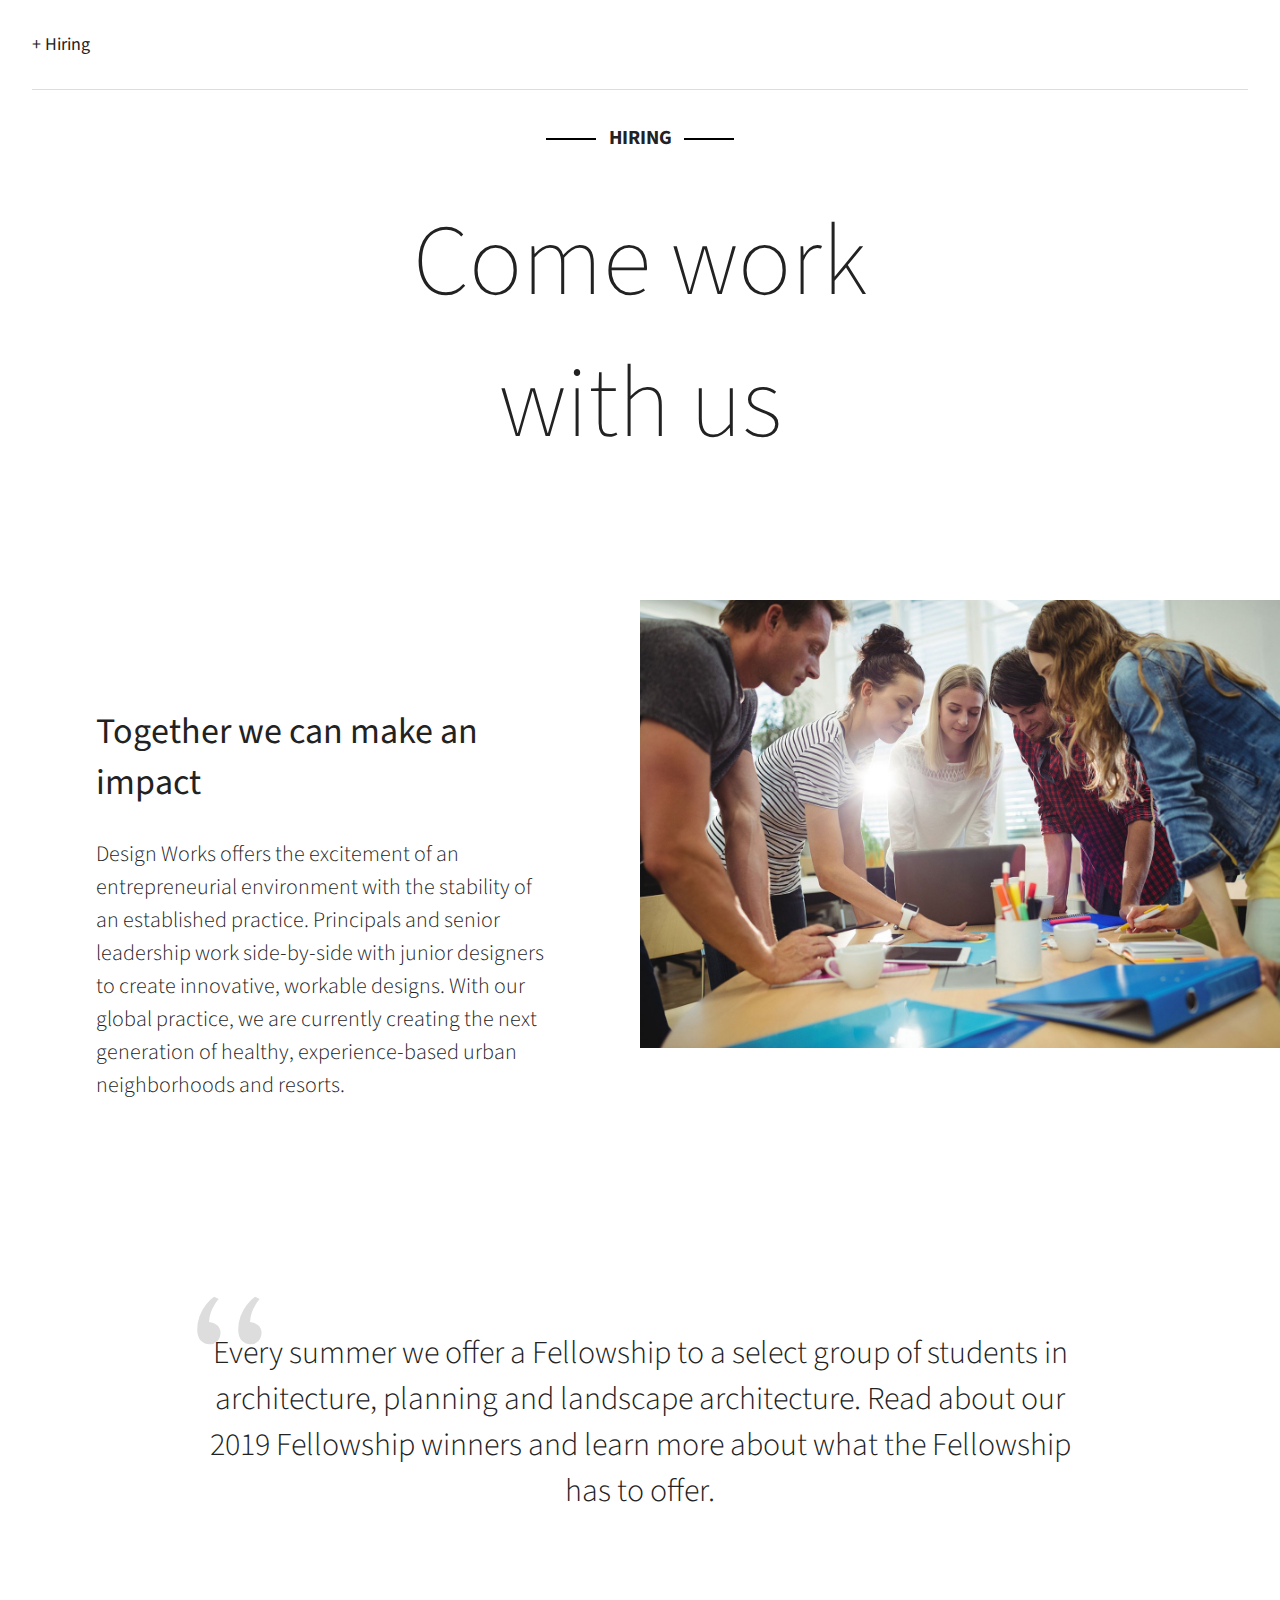
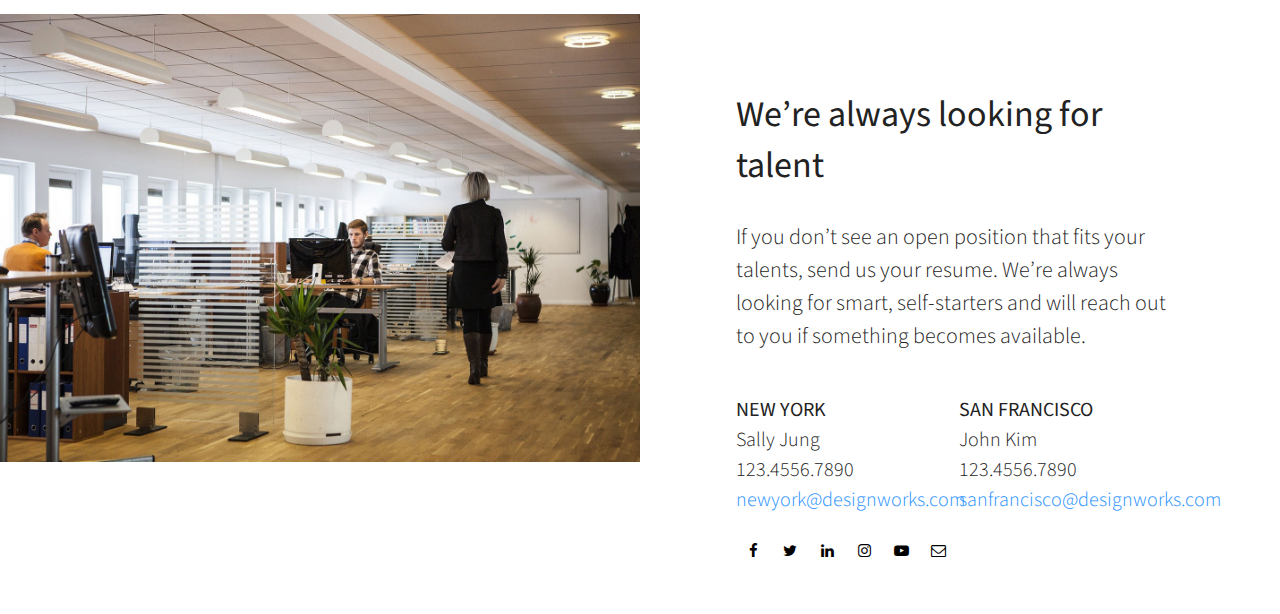
<file: hiring.html>
<!DOCTYPE html>
<html lang="ko">
<head>
  <meta charset="UTF-8">
  <meta name="viewport" content="width=device-width, user-scalable=yes, initial-scale=1.0">
  <title>Hiring : Design Works</title>
  <link rel="stylesheet" href="style.css">
  <link rel="stylesheet" href="responsive.css">
</head>
<body>
 
  <div class="modal">
    <div class="header">
      <div class="header-inner">
        <div class="modal-display">+ Hiring</div>
      </div>
    </div>
    <div class="hiring-main">
      <div class="hiring-heading">
        <span>hiring</span>
        <h1>Come work with us</h1>
      </div>
    </div>
    <article class="hiring-info">
      <div class="center-parent">
        <div class="center-child">
          <h2>Together we can make an impact</h2>
          <p>
            Design Works offers the excitement of an entrepreneurial environment with the stability of an established practice. Principals and senior leadership work side-by-side with junior designers to create innovative, workable designs. With our global practice, we are currently creating the next generation of healthy, experience-based urban neighborhoods and resorts.
          </p>
        </div>
      </div>
      <div class="photo">
        <img src="images/hiring-main-01-01.jpg">
      </div>
    </article>
    <article class="hiring-slogan">
      <p>
        <span>Every</span> summer we offer a Fellowship to a select group of students in architecture, planning and landscape architecture. Read about our 2019 Fellowship winners and learn more about what the Fellowship has to offer.
      </p>
    </article>
    <article class="hiring-info">
      <div class="photo">
        <img src="images/hiring-main-01-02.jpg">
      </div>
      <div class="center-parent">
        <div class="center-child">
          <h2>We’re always looking for talent</h2>
          <p>
            If you don’t see an open position that fits your talents, send us your resume. We’re always looking for smart, self-starters and will reach out to you if something becomes available.
          </p>
          <div class="hiring-contact">
            <ul>
              <li>NEW YORK</li>
              <li>Sally Jung</li>
              <li>123.4556.7890</li>
              <li>newyork@designworks.com</li>
            </ul>
            <ul>
              <li>SAN FRANCISCO</li>
              <li>John Kim</li>
              <li>123.4556.7890</li>
              <li>sanfrancisco@designworks.com</li>
            </ul>
          </div>
          <div class="sns">
            <a href="#none"><i class="fa fa-facebook"></i></a>
            <a href="#none"><i class="fa fa-twitter"></i></a>
            <a href="#none"><i class="fa fa-linkedin"></i></a>
            <a href="#none"><i class="fa fa-instagram"></i></a>
            <a href="#none"><i class="fa fa-youtube-play"></i></a>
            <a href="#none"><i class="fa fa-envelope-o"></i></a>
          </div>
        </div>
      </div>
    </article>
  </div>
  
</body>
</html>
</file>
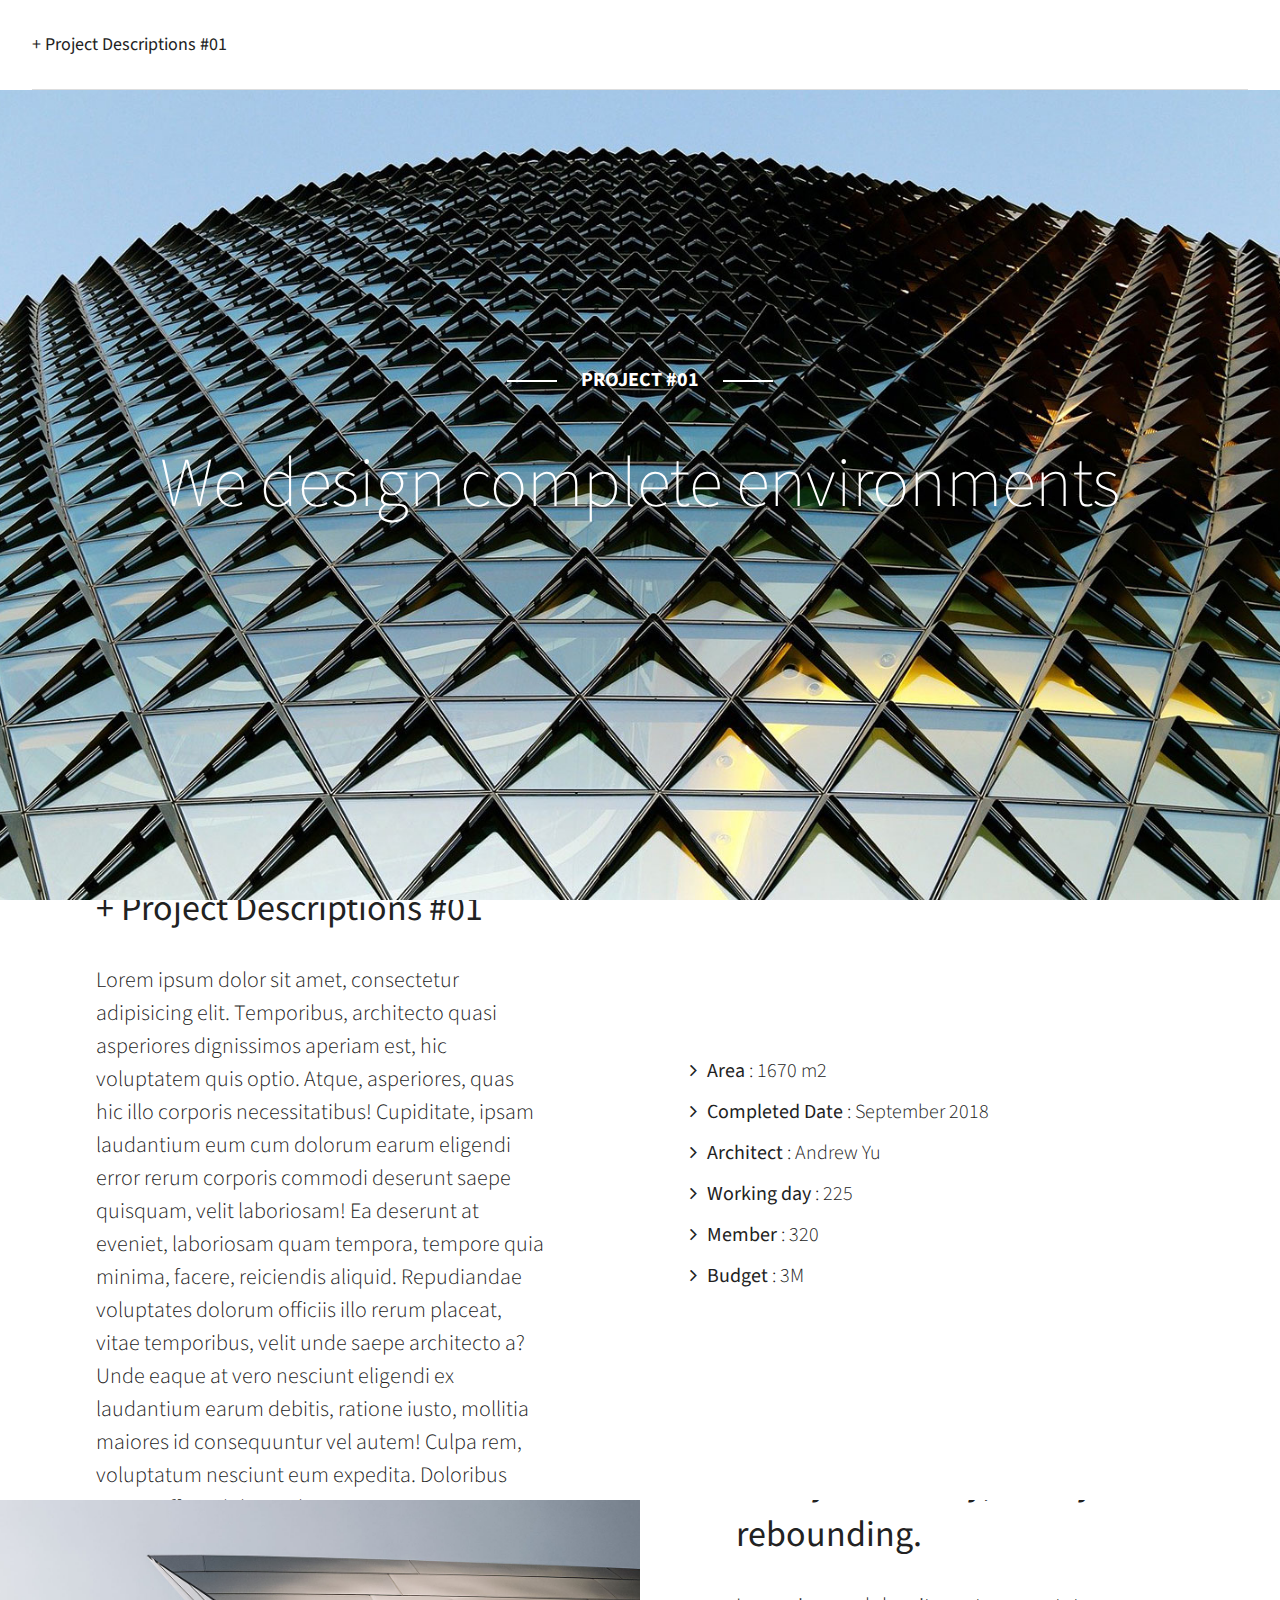
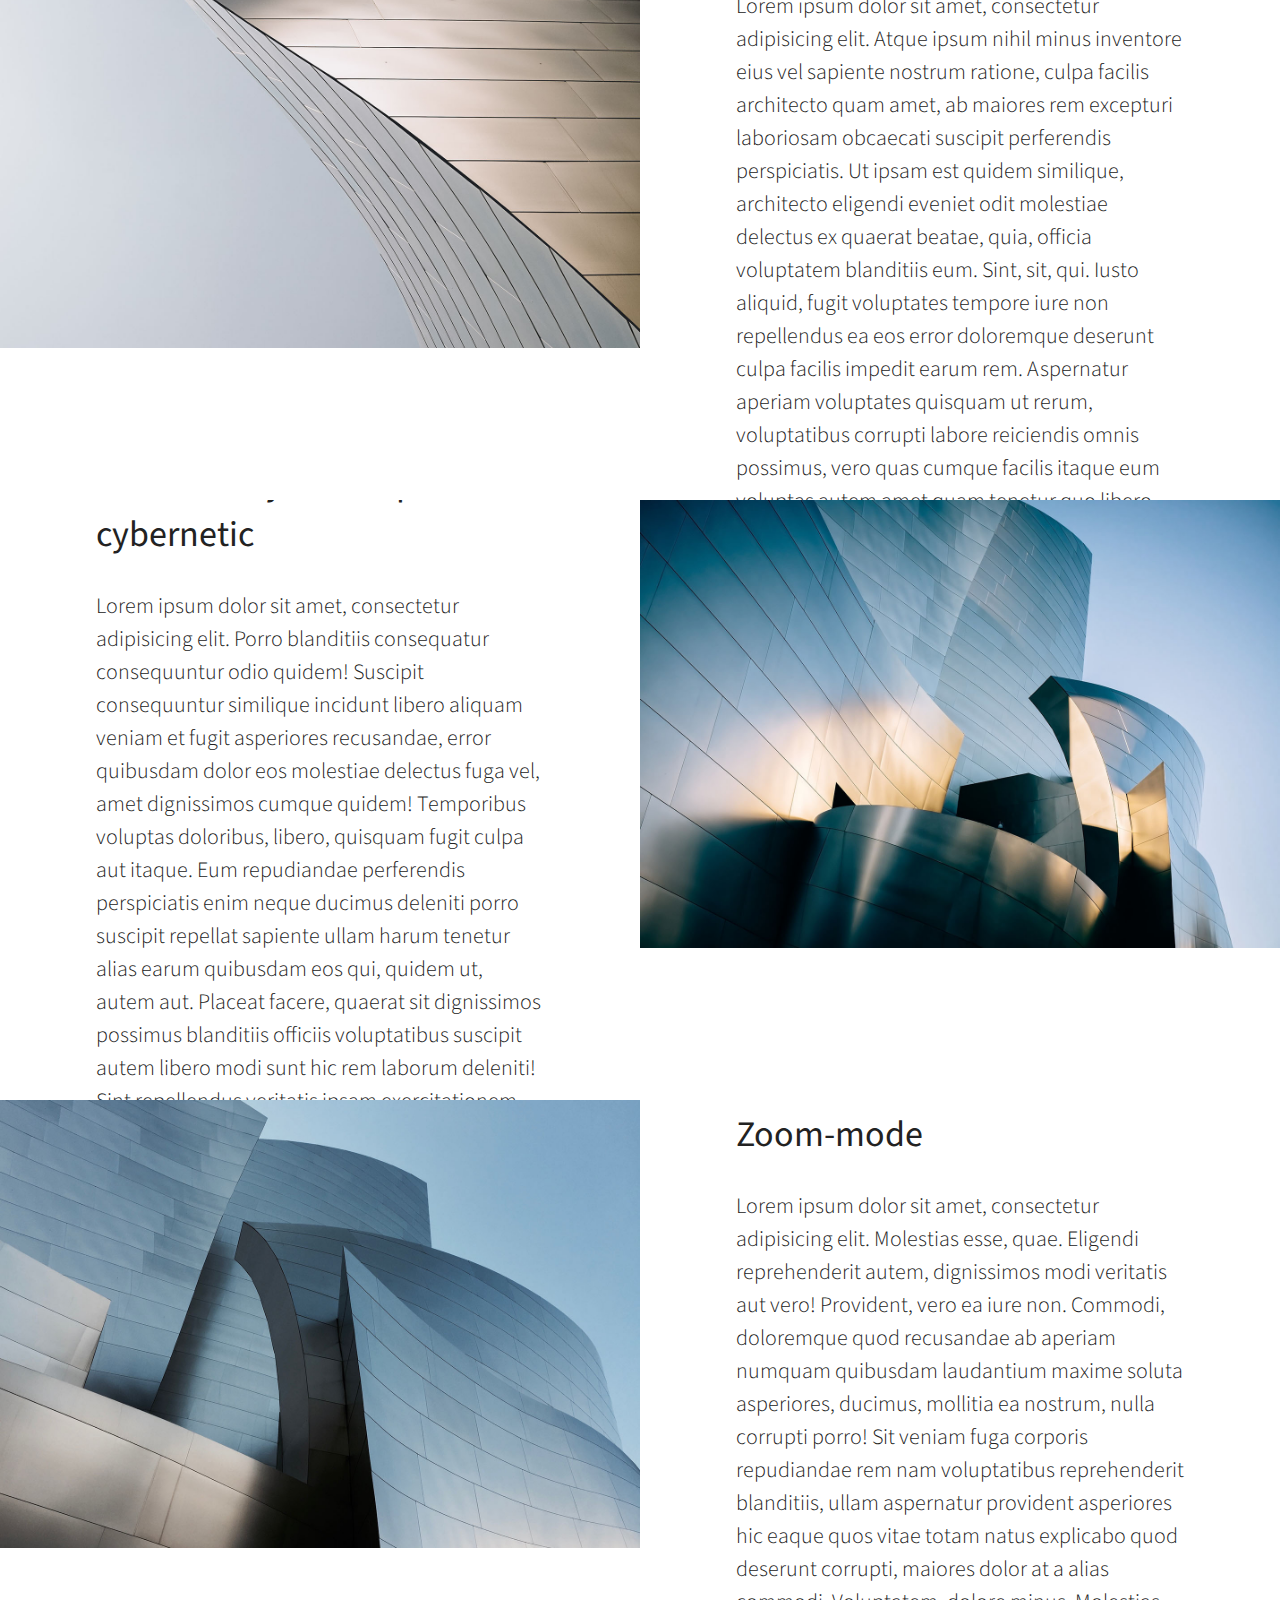
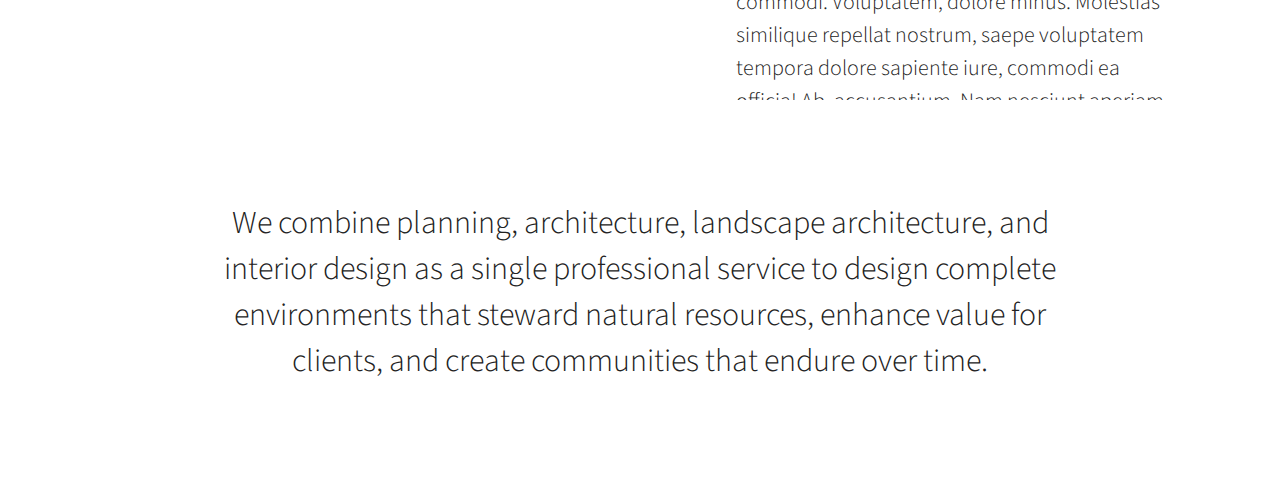
<file: project-detail-01.html>
<!DOCTYPE html>
<html lang="ko">
<head>
  <meta charset="UTF-8">
  <meta name="viewport" content="width=device-width, user-scalable=yes, initial-scale=1.0">
  <title>Project #01 : Design Works</title>
  <link rel="stylesheet" href="style.css">
  <link rel="stylesheet" href="responsive.css">
</head>
<body>
 
  <div class="modal project-detail">
    <div class="header">
      <div class="header-inner">
        <div class="modal-display">+ Project Descriptions #01</div>
      </div>
    </div>
    <div class="hiring-main project-main1">
      <div class="hiring-heading">
        <span>Project #01</span>
        <h1>We design complete environments</h1>
      </div>
    </div>
    <article class="hiring-info">
      <div class="center-parent">
        <div class="center-child">
          <h2>+ Project Descriptions #01</h2>
          <p>
            Lorem ipsum dolor sit amet, consectetur adipisicing elit. Temporibus, architecto quasi asperiores dignissimos aperiam est, hic voluptatem quis optio. Atque, asperiores, quas hic illo corporis necessitatibus! Cupiditate, ipsam laudantium eum cum dolorum earum eligendi error rerum corporis commodi deserunt saepe quisquam, velit laboriosam! Ea deserunt at eveniet, laboriosam quam tempora, tempore quia minima, facere, reiciendis aliquid. Repudiandae voluptates dolorum officiis illo rerum placeat, vitae temporibus, velit unde saepe architecto a? Unde eaque at vero nesciunt eligendi ex laudantium earum debitis, ratione iusto, mollitia maiores id consequuntur vel autem! Culpa rem, voluptatum nesciunt eum expedita. Doloribus eaque officia dolor. In, hic.
          </p>
        </div>
      </div>
      <div class="photo project-info">
        <ul>
          <li><b>Area</b> : 1670 m2</li>
          <li><b>Completed Date</b> : September 2018</li>
          <li><b>Architect</b> : Andrew Yu</li>
          <li><b>Working day</b> : 225</li>
          <li><b>Member</b> : 320</li>
          <li><b>Budget</b> : 3M</li>
        </ul>
      </div>
    </article>
    <article class="hiring-info">
      <div class="photo">
        <img src="images/project-main-01-02.jpg">
      </div>
      <div class="center-parent">
        <div class="center-child">
          <h2>Today it is busily, loudly rebounding.</h2>
          <p>
            Lorem ipsum dolor sit amet, consectetur adipisicing elit. Atque ipsum nihil minus inventore eius vel sapiente nostrum ratione, culpa facilis architecto quam amet, ab maiores rem excepturi laboriosam obcaecati suscipit perferendis perspiciatis. Ut ipsam est quidem similique, architecto eligendi eveniet odit molestiae delectus ex quaerat beatae, quia, officia voluptatem blanditiis eum. Sint, sit, qui. Iusto aliquid, fugit voluptates tempore iure non repellendus ea eos error doloremque deserunt culpa facilis impedit earum rem. Aspernatur aperiam voluptates quisquam ut rerum, voluptatibus corrupti labore reiciendis omnis possimus, vero quas cumque facilis itaque eum voluptas autem amet quam tenetur quo libero sed facere? Esse.
          </p>
        </div>
      </div>
    </article>
    <article class="hiring-info">
      <div class="center-parent">
        <div class="center-child">
          <h2>invisible city was a space of cybernetic</h2>
          <p>
            Lorem ipsum dolor sit amet, consectetur adipisicing elit. Porro blanditiis consequatur consequuntur odio quidem! Suscipit consequuntur similique incidunt libero aliquam veniam et fugit asperiores recusandae, error quibusdam dolor eos molestiae delectus fuga vel, amet dignissimos cumque quidem! Temporibus voluptas doloribus, libero, quisquam fugit culpa aut itaque. Eum repudiandae perferendis perspiciatis enim neque ducimus deleniti porro suscipit repellat sapiente ullam harum tenetur alias earum quibusdam eos qui, quidem ut, autem aut. Placeat facere, quaerat sit dignissimos possimus blanditiis officiis voluptatibus suscipit autem libero modi sunt hic rem laborum deleniti! Sint repellendus veritatis ipsam exercitationem facere quidem culpa, ea, aut voluptatibus eveniet.
          </p>
        </div>
      </div>
      <div class="photo">
        <img src="images/project-main-01-03.jpg">
      </div>
    </article>
    <article class="hiring-info">
      <div class="photo">
        <img src="images/project-main-01-04.jpg">
      </div>
      <div class="center-parent">
        <div class="center-child">
          <h2>This work-network shared in Zoom-mode</h2>
          <p>
            Lorem ipsum dolor sit amet, consectetur adipisicing elit. Molestias esse, quae. Eligendi reprehenderit autem, dignissimos modi veritatis aut vero! Provident, vero ea iure non. Commodi, doloremque quod recusandae ab aperiam numquam quibusdam laudantium maxime soluta asperiores, ducimus, mollitia ea nostrum, nulla corrupti porro! Sit veniam fuga corporis repudiandae rem nam voluptatibus reprehenderit blanditiis, ullam aspernatur provident asperiores hic eaque quos vitae totam natus explicabo quod deserunt corrupti, maiores dolor at a alias commodi. Voluptatem, dolore minus. Molestias similique repellat nostrum, saepe voluptatem tempora dolore sapiente iure, commodi ea officia! Ab, accusantium. Nam nesciunt aperiam sequi nemo quasi laborum non modi!
          </p>
        </div>
      </div>
    </article>
    <article class="hiring-slogan">
      <p>
        We combine planning, architecture, landscape architecture, and interior design as a single professional service to design complete environments that steward natural resources, enhance value for clients, and create communities that endure over time.

      </p>
    </article>
  </div>
  
</body>
</html>
</file>
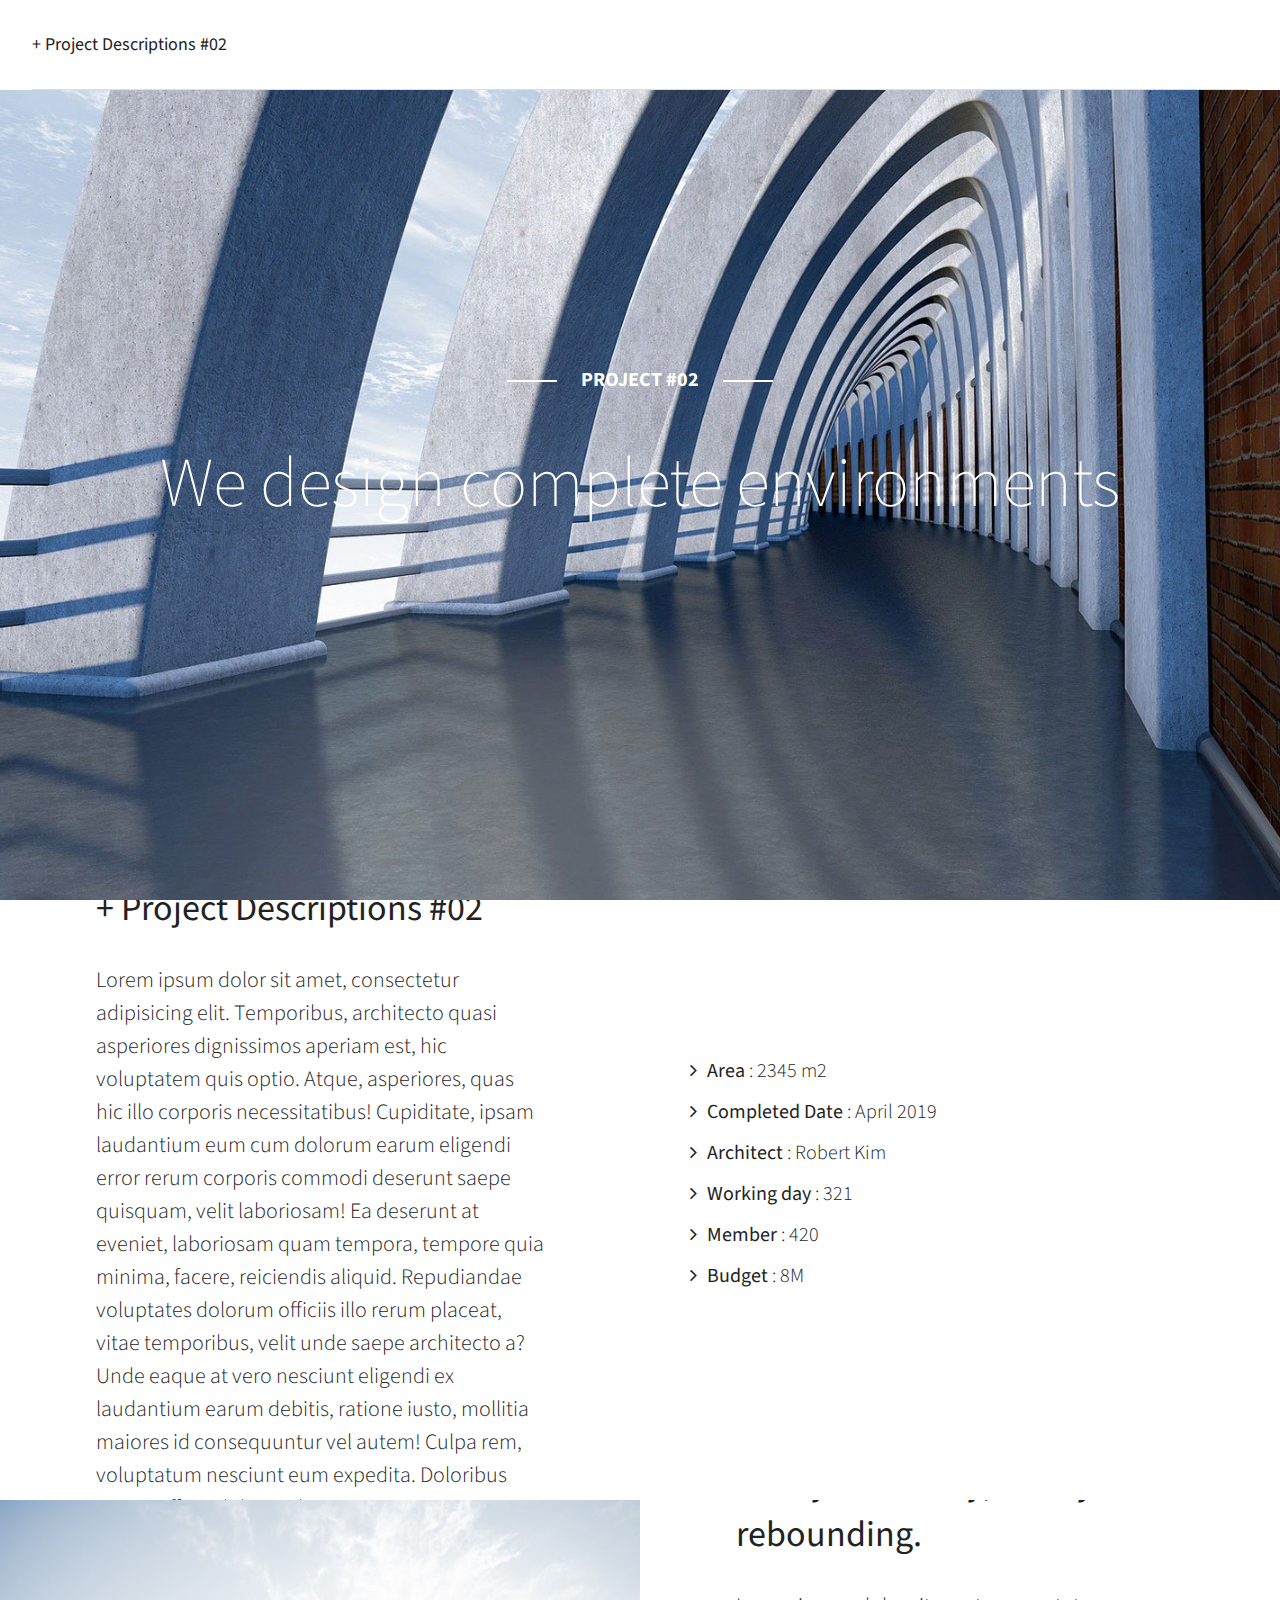
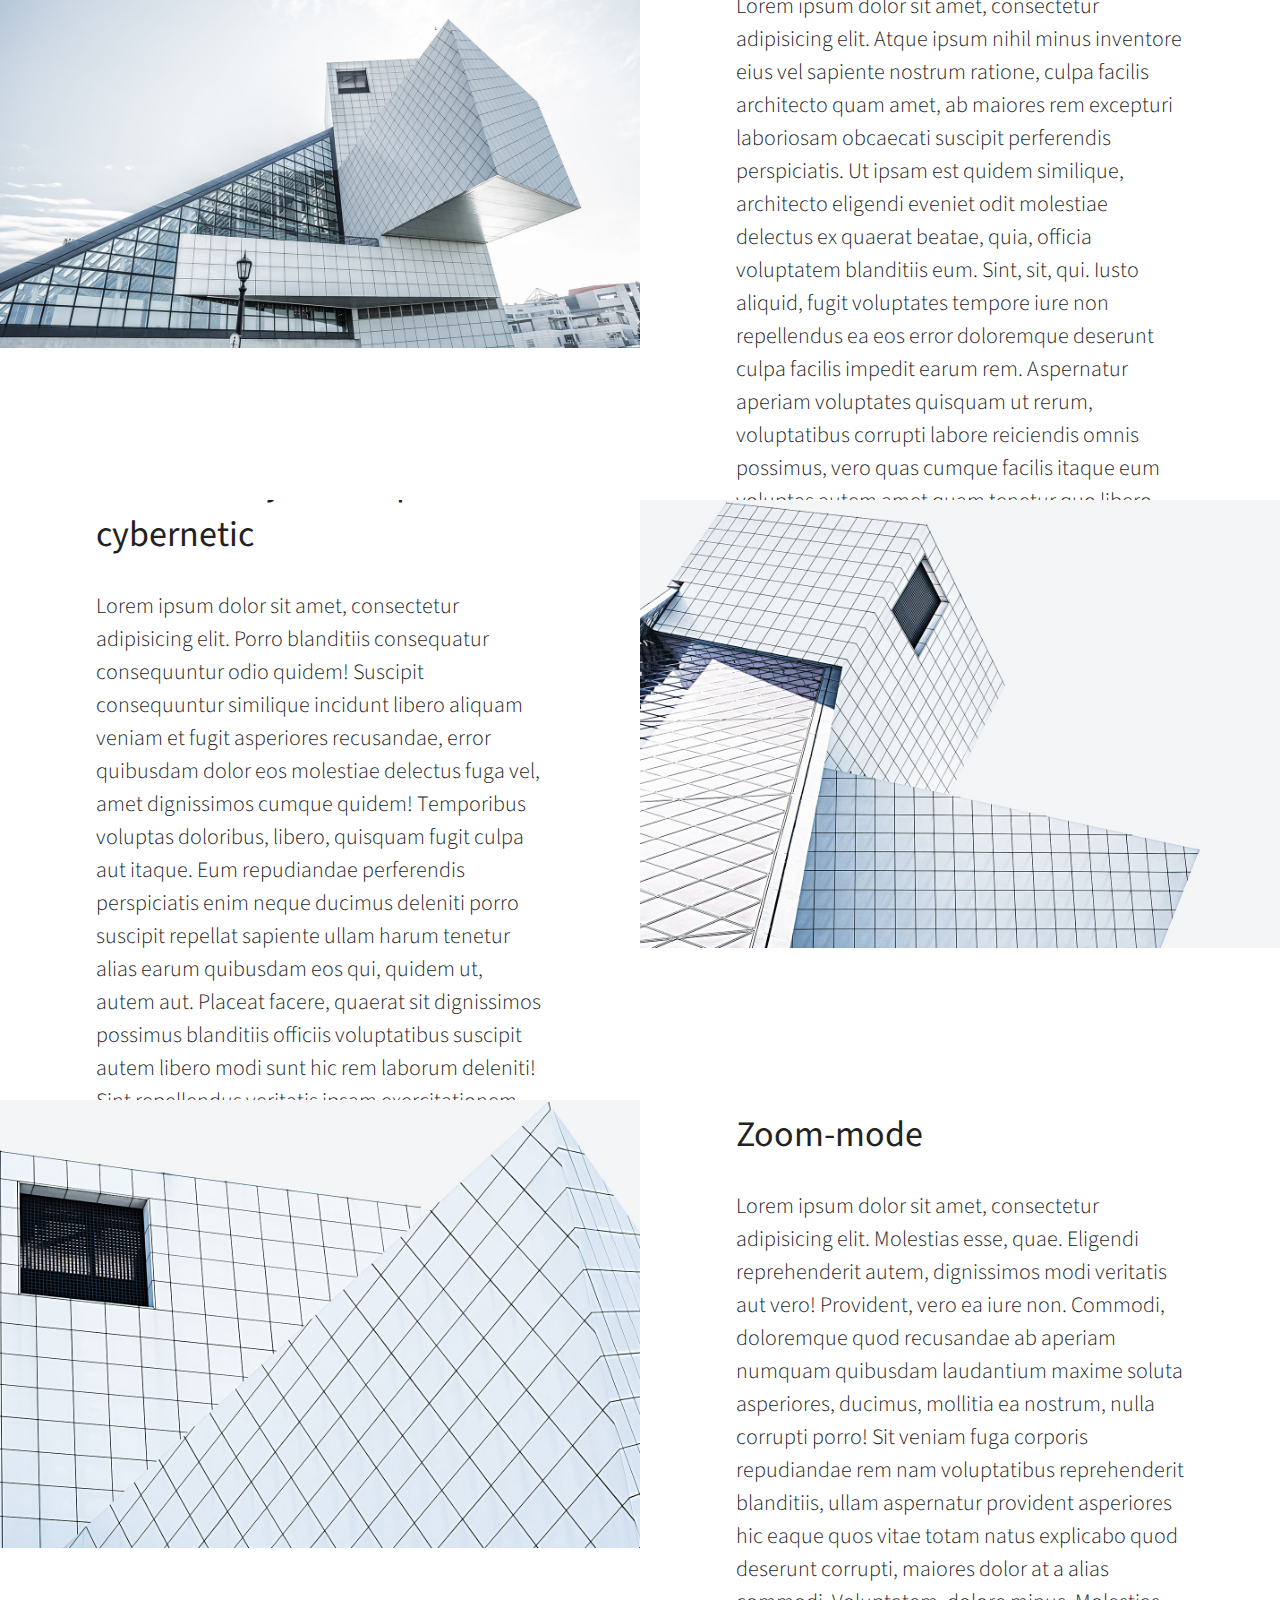
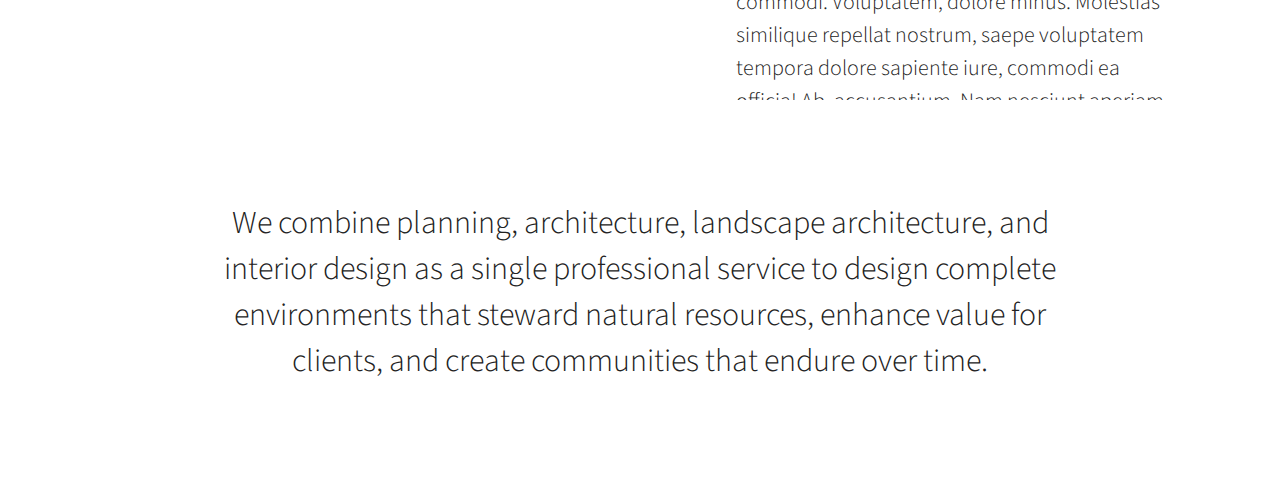
<file: project-detail-02.html>
<!DOCTYPE html>
<html lang="ko">
<head>
  <meta charset="UTF-8">
  <meta name="viewport" content="width=device-width, user-scalable=yes, initial-scale=1.0">
  <title>Project #02 : Design Works</title>
  <link rel="stylesheet" href="style.css">
  <link rel="stylesheet" href="responsive.css">
</head>
<body>
 
  <div class="modal project-detail">
    <div class="header">
      <div class="header-inner">
        <div class="modal-display">+ Project Descriptions #02</div>
      </div>
    </div>
    <div class="hiring-main project-main2">
      <div class="hiring-heading">
        <span>Project #02</span>
        <h1>We design complete environments</h1>
      </div>
    </div>
    <article class="hiring-info">
      <div class="center-parent">
        <div class="center-child">
          <h2>+ Project Descriptions #02</h2>
          <p>
            Lorem ipsum dolor sit amet, consectetur adipisicing elit. Temporibus, architecto quasi asperiores dignissimos aperiam est, hic voluptatem quis optio. Atque, asperiores, quas hic illo corporis necessitatibus! Cupiditate, ipsam laudantium eum cum dolorum earum eligendi error rerum corporis commodi deserunt saepe quisquam, velit laboriosam! Ea deserunt at eveniet, laboriosam quam tempora, tempore quia minima, facere, reiciendis aliquid. Repudiandae voluptates dolorum officiis illo rerum placeat, vitae temporibus, velit unde saepe architecto a? Unde eaque at vero nesciunt eligendi ex laudantium earum debitis, ratione iusto, mollitia maiores id consequuntur vel autem! Culpa rem, voluptatum nesciunt eum expedita. Doloribus eaque officia dolor. In, hic.
          </p>
        </div>
      </div>
      <div class="photo project-info">
        <ul>
          <li><b>Area</b> : 2345 m2</li>
          <li><b>Completed Date</b> : April 2019</li>
          <li><b>Architect</b> : Robert Kim</li>
          <li><b>Working day</b> : 321</li>
          <li><b>Member</b> : 420</li>
          <li><b>Budget</b> : 8M</li>
        </ul>
      </div>
    </article>
    <article class="hiring-info">
      <div class="photo">
        <img src="images/project-main-02-02.jpg">
      </div>
      <div class="center-parent">
        <div class="center-child">
          <h2>Today it is busily, loudly rebounding.</h2>
          <p>
            Lorem ipsum dolor sit amet, consectetur adipisicing elit. Atque ipsum nihil minus inventore eius vel sapiente nostrum ratione, culpa facilis architecto quam amet, ab maiores rem excepturi laboriosam obcaecati suscipit perferendis perspiciatis. Ut ipsam est quidem similique, architecto eligendi eveniet odit molestiae delectus ex quaerat beatae, quia, officia voluptatem blanditiis eum. Sint, sit, qui. Iusto aliquid, fugit voluptates tempore iure non repellendus ea eos error doloremque deserunt culpa facilis impedit earum rem. Aspernatur aperiam voluptates quisquam ut rerum, voluptatibus corrupti labore reiciendis omnis possimus, vero quas cumque facilis itaque eum voluptas autem amet quam tenetur quo libero sed facere? Esse.
          </p>
        </div>
      </div>
    </article>
    <article class="hiring-info">
      <div class="center-parent">
        <div class="center-child">
          <h2>invisible city was a space of cybernetic</h2>
          <p>
            Lorem ipsum dolor sit amet, consectetur adipisicing elit. Porro blanditiis consequatur consequuntur odio quidem! Suscipit consequuntur similique incidunt libero aliquam veniam et fugit asperiores recusandae, error quibusdam dolor eos molestiae delectus fuga vel, amet dignissimos cumque quidem! Temporibus voluptas doloribus, libero, quisquam fugit culpa aut itaque. Eum repudiandae perferendis perspiciatis enim neque ducimus deleniti porro suscipit repellat sapiente ullam harum tenetur alias earum quibusdam eos qui, quidem ut, autem aut. Placeat facere, quaerat sit dignissimos possimus blanditiis officiis voluptatibus suscipit autem libero modi sunt hic rem laborum deleniti! Sint repellendus veritatis ipsam exercitationem facere quidem culpa, ea, aut voluptatibus eveniet.
          </p>
        </div>
      </div>
      <div class="photo">
        <img src="images/project-main-02-03.jpg">
      </div>
    </article>
    <article class="hiring-info">
      <div class="photo">
        <img src="images/project-main-02-04.jpg">
      </div>
      <div class="center-parent">
        <div class="center-child">
          <h2>This work-network shared in Zoom-mode</h2>
          <p>
            Lorem ipsum dolor sit amet, consectetur adipisicing elit. Molestias esse, quae. Eligendi reprehenderit autem, dignissimos modi veritatis aut vero! Provident, vero ea iure non. Commodi, doloremque quod recusandae ab aperiam numquam quibusdam laudantium maxime soluta asperiores, ducimus, mollitia ea nostrum, nulla corrupti porro! Sit veniam fuga corporis repudiandae rem nam voluptatibus reprehenderit blanditiis, ullam aspernatur provident asperiores hic eaque quos vitae totam natus explicabo quod deserunt corrupti, maiores dolor at a alias commodi. Voluptatem, dolore minus. Molestias similique repellat nostrum, saepe voluptatem tempora dolore sapiente iure, commodi ea officia! Ab, accusantium. Nam nesciunt aperiam sequi nemo quasi laborum non modi!
          </p>
        </div>
      </div>
    </article>
    <article class="hiring-slogan">
      <p>
        We combine planning, architecture, landscape architecture, and interior design as a single professional service to design complete environments that steward natural resources, enhance value for clients, and create communities that endure over time.

      </p>
    </article>
  </div>
  
</body>
</html>
</file>
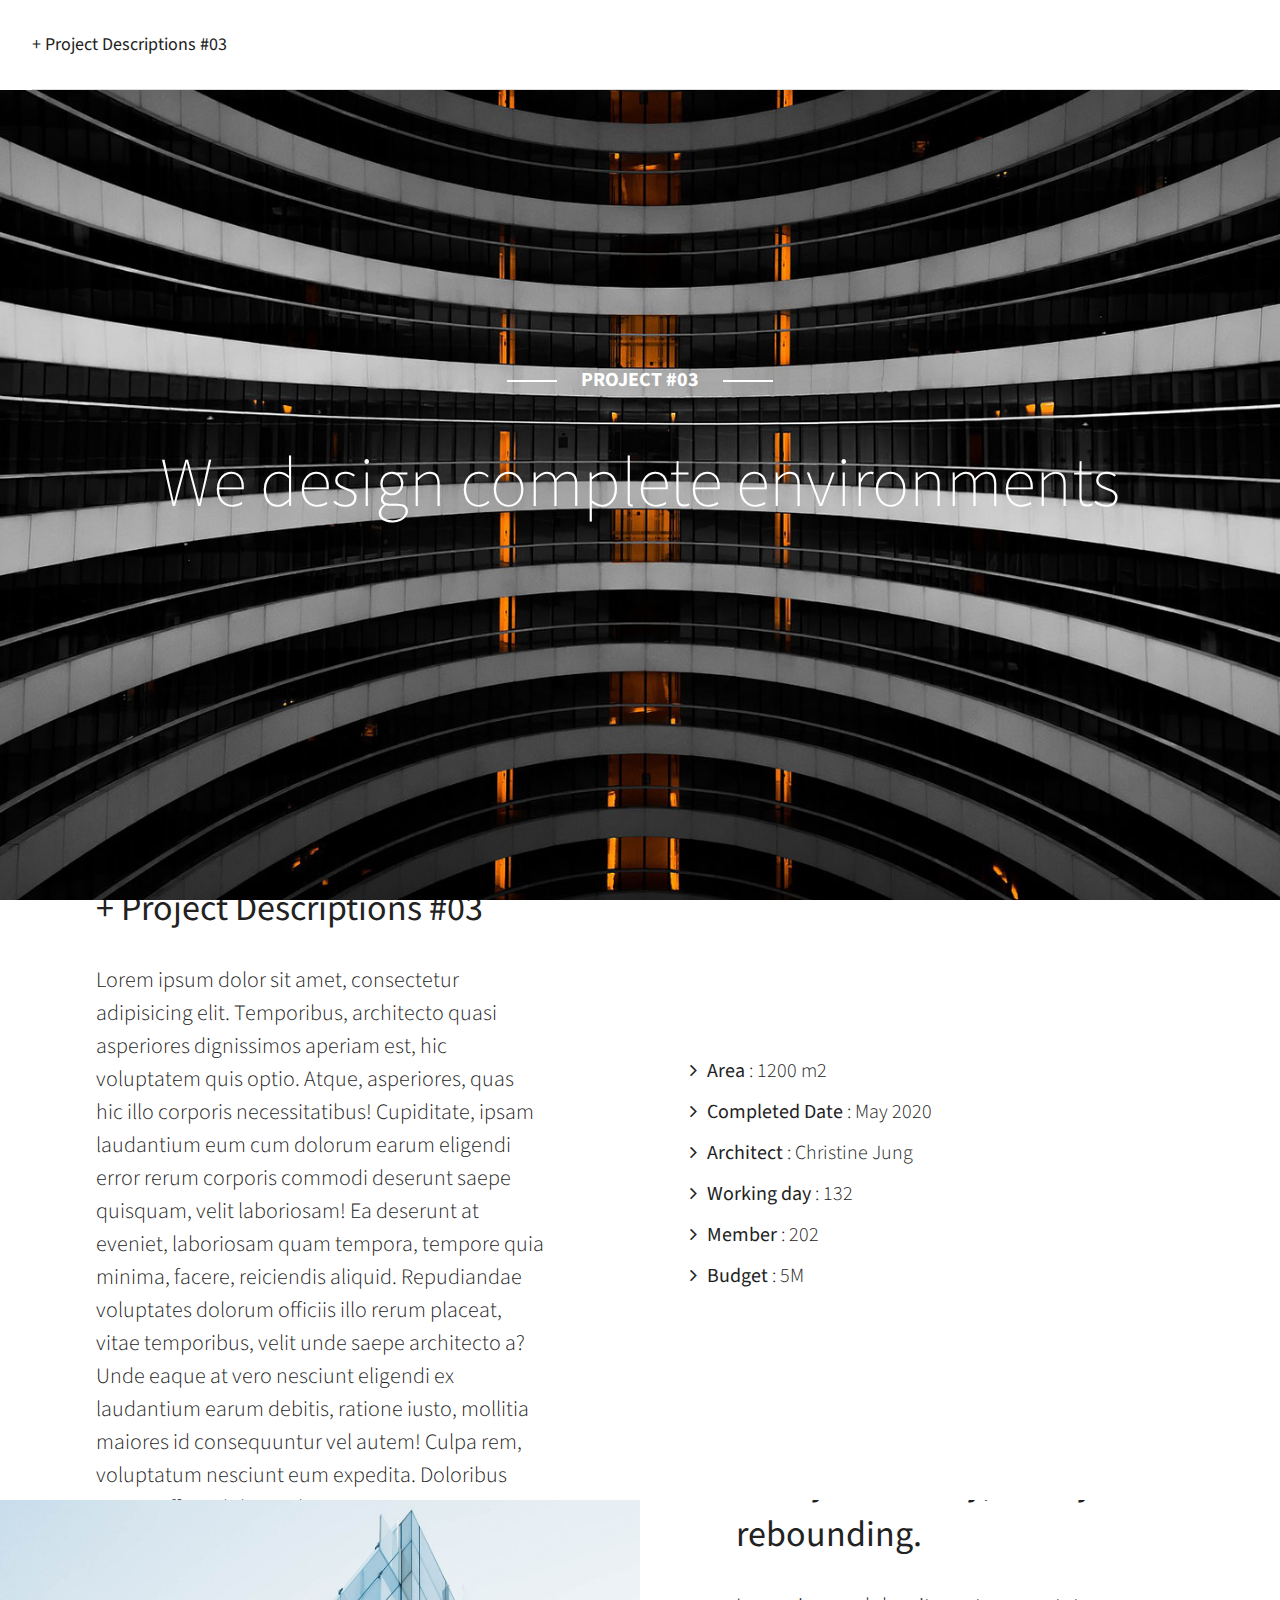
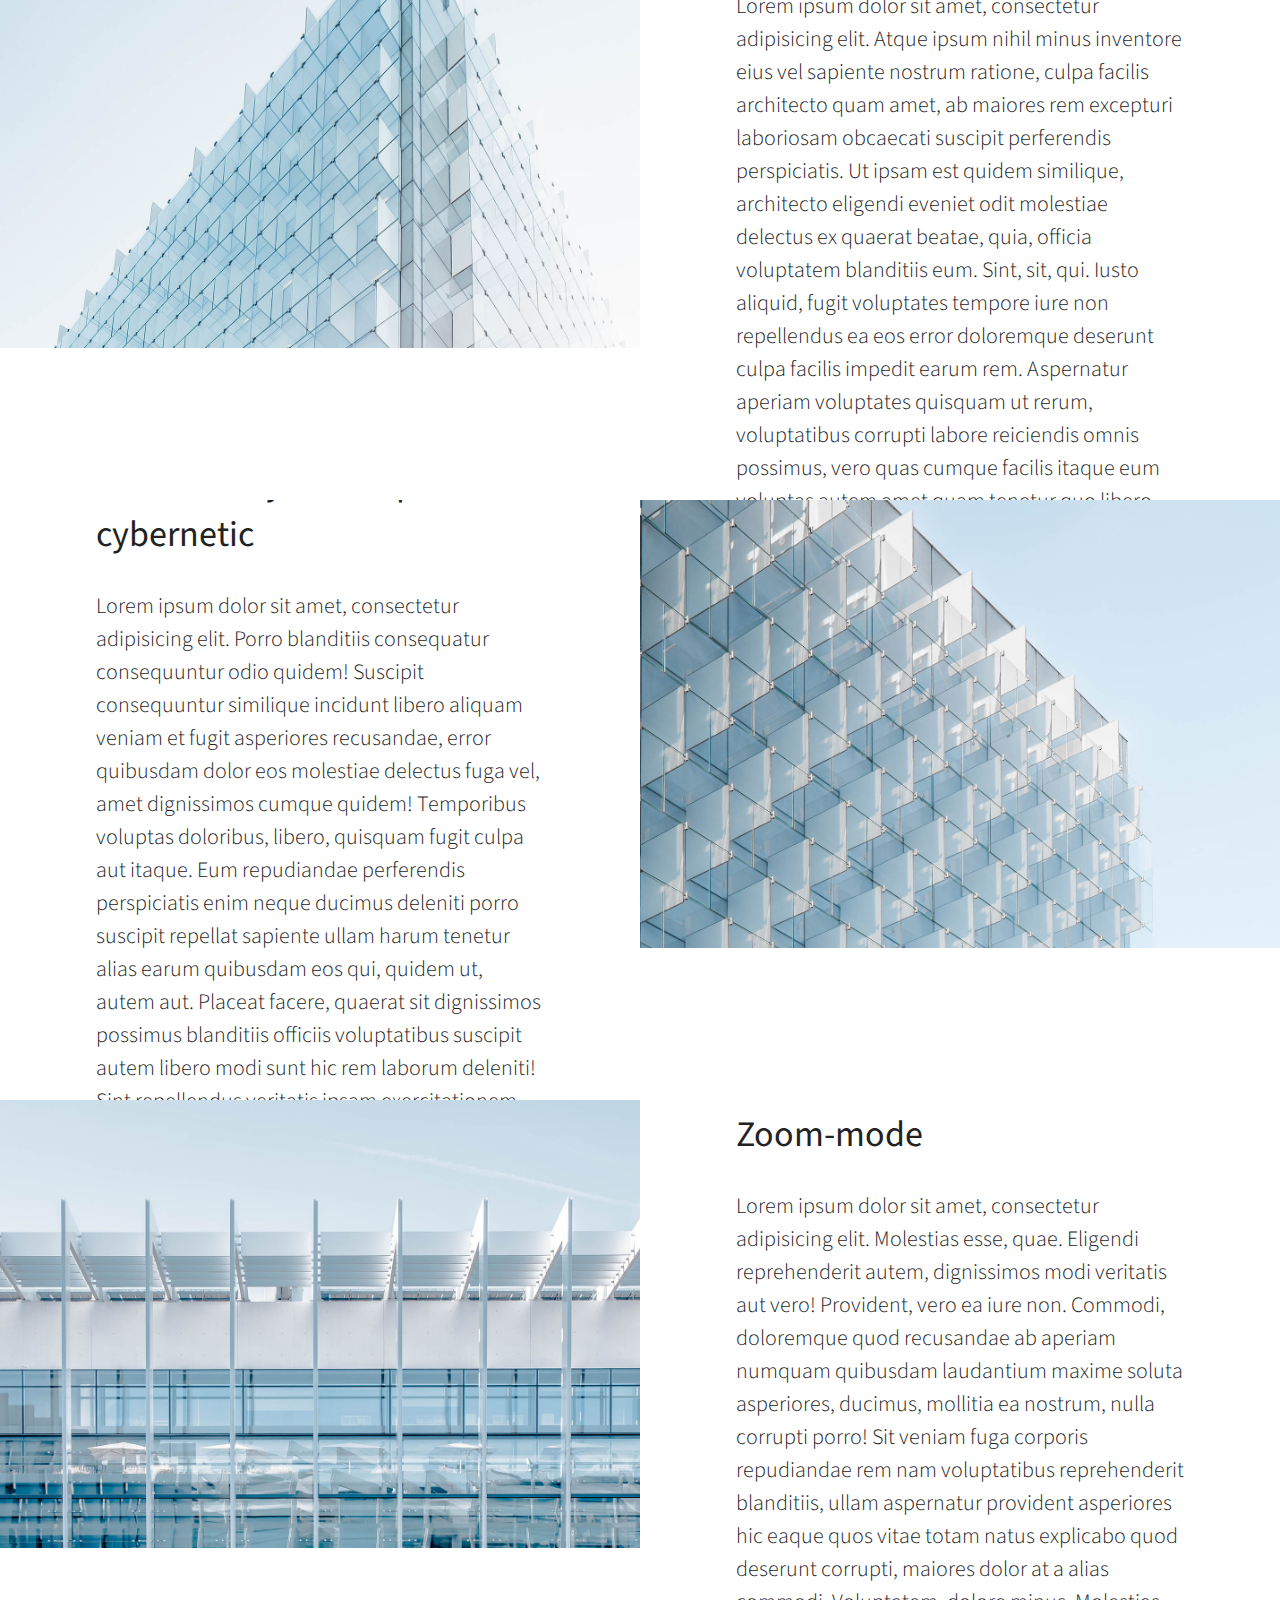
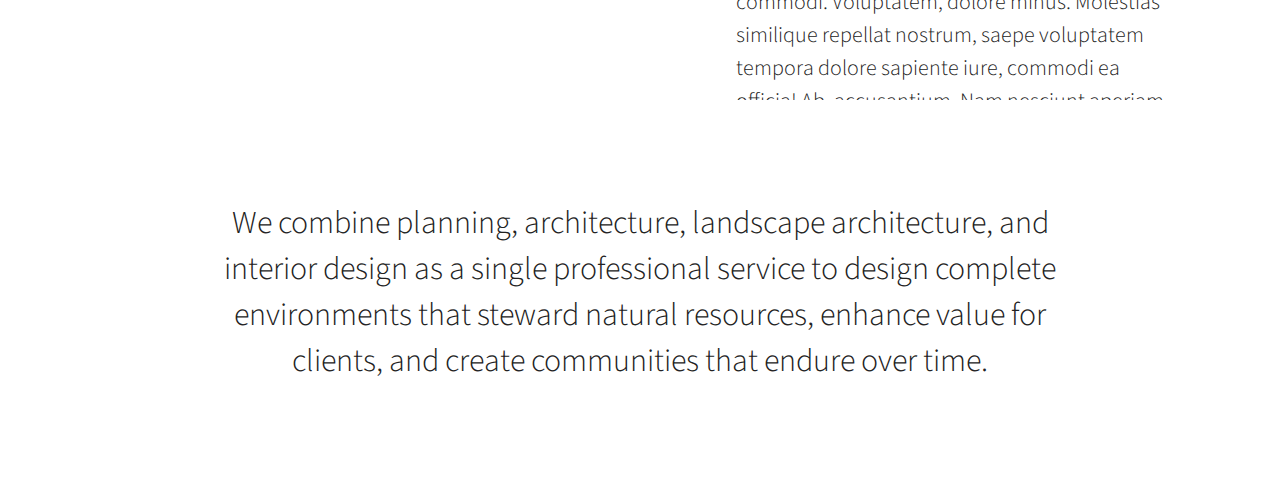
<file: project-detail-03.html>
<!DOCTYPE html>
<html lang="ko">
<head>
  <meta charset="UTF-8">
  <meta name="viewport" content="width=device-width, user-scalable=yes, initial-scale=1.0">
  <title>Project #03 : Design Works</title>
  <link rel="stylesheet" href="style.css">
  <link rel="stylesheet" href="responsive.css">
</head>
<body>
 
  <div class="modal project-detail">
    <div class="header">
      <div class="header-inner">
        <div class="modal-display">+ Project Descriptions #03</div>
      </div>
    </div>
    <div class="hiring-main project-main3">
      <div class="hiring-heading">
        <span>Project #03</span>
        <h1>We design complete environments</h1>
      </div>
    </div>
    <article class="hiring-info">
      <div class="center-parent">
        <div class="center-child">
          <h2>+ Project Descriptions #03</h2>
          <p>
            Lorem ipsum dolor sit amet, consectetur adipisicing elit. Temporibus, architecto quasi asperiores dignissimos aperiam est, hic voluptatem quis optio. Atque, asperiores, quas hic illo corporis necessitatibus! Cupiditate, ipsam laudantium eum cum dolorum earum eligendi error rerum corporis commodi deserunt saepe quisquam, velit laboriosam! Ea deserunt at eveniet, laboriosam quam tempora, tempore quia minima, facere, reiciendis aliquid. Repudiandae voluptates dolorum officiis illo rerum placeat, vitae temporibus, velit unde saepe architecto a? Unde eaque at vero nesciunt eligendi ex laudantium earum debitis, ratione iusto, mollitia maiores id consequuntur vel autem! Culpa rem, voluptatum nesciunt eum expedita. Doloribus eaque officia dolor. In, hic.
          </p>
        </div>
      </div>
      <div class="photo project-info">
        <ul>
          <li><b>Area</b> : 1200 m2</li>
          <li><b>Completed Date</b> : May 2020</li>
          <li><b>Architect</b> : Christine Jung</li>
          <li><b>Working day</b> : 132</li>
          <li><b>Member</b> : 202</li>
          <li><b>Budget</b> : 5M</li>
        </ul>
      </div>
    </article>
    <article class="hiring-info">
      <div class="photo">
        <img src="images/project-main-03-02.jpg">
      </div>
      <div class="center-parent">
        <div class="center-child">
          <h2>Today it is busily, loudly rebounding.</h2>
          <p>
            Lorem ipsum dolor sit amet, consectetur adipisicing elit. Atque ipsum nihil minus inventore eius vel sapiente nostrum ratione, culpa facilis architecto quam amet, ab maiores rem excepturi laboriosam obcaecati suscipit perferendis perspiciatis. Ut ipsam est quidem similique, architecto eligendi eveniet odit molestiae delectus ex quaerat beatae, quia, officia voluptatem blanditiis eum. Sint, sit, qui. Iusto aliquid, fugit voluptates tempore iure non repellendus ea eos error doloremque deserunt culpa facilis impedit earum rem. Aspernatur aperiam voluptates quisquam ut rerum, voluptatibus corrupti labore reiciendis omnis possimus, vero quas cumque facilis itaque eum voluptas autem amet quam tenetur quo libero sed facere? Esse.
          </p>
        </div>
      </div>
    </article>
    <article class="hiring-info">
      <div class="center-parent">
        <div class="center-child">
          <h2>invisible city was a space of cybernetic</h2>
          <p>
            Lorem ipsum dolor sit amet, consectetur adipisicing elit. Porro blanditiis consequatur consequuntur odio quidem! Suscipit consequuntur similique incidunt libero aliquam veniam et fugit asperiores recusandae, error quibusdam dolor eos molestiae delectus fuga vel, amet dignissimos cumque quidem! Temporibus voluptas doloribus, libero, quisquam fugit culpa aut itaque. Eum repudiandae perferendis perspiciatis enim neque ducimus deleniti porro suscipit repellat sapiente ullam harum tenetur alias earum quibusdam eos qui, quidem ut, autem aut. Placeat facere, quaerat sit dignissimos possimus blanditiis officiis voluptatibus suscipit autem libero modi sunt hic rem laborum deleniti! Sint repellendus veritatis ipsam exercitationem facere quidem culpa, ea, aut voluptatibus eveniet.
          </p>
        </div>
      </div>
      <div class="photo">
        <img src="images/project-main-03-03.jpg">
      </div>
    </article>
    <article class="hiring-info">
      <div class="photo">
        <img src="images/project-main-03-04.jpg">
      </div>
      <div class="center-parent">
        <div class="center-child">
          <h2>This work-network shared in Zoom-mode</h2>
          <p>
            Lorem ipsum dolor sit amet, consectetur adipisicing elit. Molestias esse, quae. Eligendi reprehenderit autem, dignissimos modi veritatis aut vero! Provident, vero ea iure non. Commodi, doloremque quod recusandae ab aperiam numquam quibusdam laudantium maxime soluta asperiores, ducimus, mollitia ea nostrum, nulla corrupti porro! Sit veniam fuga corporis repudiandae rem nam voluptatibus reprehenderit blanditiis, ullam aspernatur provident asperiores hic eaque quos vitae totam natus explicabo quod deserunt corrupti, maiores dolor at a alias commodi. Voluptatem, dolore minus. Molestias similique repellat nostrum, saepe voluptatem tempora dolore sapiente iure, commodi ea officia! Ab, accusantium. Nam nesciunt aperiam sequi nemo quasi laborum non modi!
          </p>
        </div>
      </div>
    </article>
    <article class="hiring-slogan">
      <p>
        We combine planning, architecture, landscape architecture, and interior design as a single professional service to design complete environments that steward natural resources, enhance value for clients, and create communities that endure over time.

      </p>
    </article>
  </div>
  
</body>
</html>
</file>
<file: style.css>
/* Google Web Font : Montserrat */
@import url('https://fonts.googleapis.com/css?family=Montserrat:200,300,400,500&display=swap');

@import url('https://fonts.googleapis.com/css?family=Manrope:300,400,500,600&display=swap');

@import url('https://fonts.googleapis.com/css2?family=Source+Sans+Pro:wght@200;300;400;600;700;900&display=swap');

@import url('https://fonts.googleapis.com/css2?family=Overpass&display=swap');

/* FontAwesome CDN 4.7 */
@import url('https://stackpath.bootstrapcdn.com/font-awesome/4.7.0/css/font-awesome.min.css');

/* Reset CSS */
* { box-sizing: border-box; }
ul { list-style: none; padding: 0; }
a { text-decoration: none; }

/* Default CSS */
body {
  font-family: 'Montserrat', sans-serif;
  color: #222;
  font-size: 15px;
  margin: 0;
  height: 100vh;
  background-color: #fff;
}

/* Entire Layout */
.cd-section {
  height: 100vh;
  margin-top: -60px;
  padding-top: 60px;
}
.cd-section > div {
  height: 100%;
  position: relative;
}
.content {
  background-color: #ddd;
  position: absolute;
  width: calc(100% - 40px);
  height: calc(100% - 80px);
  left: 20px;
  bottom: 20px;
  overflow: hidden;
}

/* Header */
header {
  position: fixed;
  top: 0;
  left: 0;
  width: 100%;
}
.gnb-inner {
  width: calc(100% - 40px);
  margin: auto;
  height: 60px;
  line-height: 60px;
}
.logo {
 float: left;
}
.logo img {
  padding-top: 17px;
}
.gnb {
  float: right;
}
.menu {
  display: none;
}
.slogan {
  font-size: 18px;
  font-style: italic;
}
.trigger {
  display: none;
}

/* Hiring Button */
.btn-hiring {
  position: fixed;
  right: 50px;
  bottom: 50px;
  color: #fff;
  background-color: #000;
  padding: 10px 20px;
  border-radius: 20px;
  box-shadow: 5px 5px 20px rgba(0, 0, 0, 0.38);
  transition: 0.2s;
}
.btn-hiring .fa {
  transform: rotateY(180deg);
  margin-right: 5px;
}
.btn-hiring:active {
    transform: scale(0.7);
}

/* ########## Section : Home ########## */
.home-inner {
  background-color: #fff;
  height: 100%;
}
.home-inner:before {
  content: '';
  background-color: #000;
  position: absolute;
  width: 10px;
  height: 100%;
  top: 0;
  left: 0;
  animation: overlay 1s 2s ease-in-out both;
}
.welcome-text {
  position: absolute;
  top: 50%;
  left: 50%;
  transform: translate(-50%, -50%);
  font-size: 50px;
  font-weight: 300;
  text-align: center;
  line-height: 1.2em;
  margin: 0;
  font-family: 'Source Sans Pro', sans-serif;
  animation: slideup 2s linear; 
  animation-fill-mode: both;
}
.welcome-text span {
  display: block;
  font-size: 26px;
}
.welcome-text span .fa {
  color: crimson;
}
.opacity-image {
  background: url(images/section-bg-01.jpg) no-repeat center center;
  background-size: cover;
  height: 100%;
  opacity: 0;
  animation: opacity-image 1s 2.5s ease-in both;
}
.home-heading {
  position: absolute;
  top: 50%;
  left: 300px;
  transform: translateY(-50%);
}
.home-heading span {
  display: block;
  font-size: 115px;
  color: #fff;
  font-weight: 600;
  width: 0;
  overflow: hidden;
  animation: reveal 1s 3s ease-in-out both;
}
.home-heading span:nth-child(1) {
  animation-delay: 3s;
}
.home-heading span:nth-child(2) {
  animation-delay: 3.2s;
}
.home-heading span:nth-child(3) {
  animation-delay: 3.4s;
}

@keyframes slideup {
  0% {
    opacity: 0;
    margin-top: 50px;
  }
  20% {
    opacity: 1;
    margin-top: 0;
  }
  80% {
    opacity: 1;
    margin-top: 0;
  }
  100% {
    opacity: 0;
  }
}
@keyframes overlay {
  0% {
    width: 0;
    left: 0;
  }
  50% {
    width: 100%;
    left: 0;
  }
  100% {
    width: 0;
    /*right: 0;*/
    left: 100%;
  }
}
@keyframes opacity-image {
  0% {
    opacity: 0;
  }
  100% {
    opacity: 1;
  }
}
@keyframes reveal {
  0% {
    width: 0;
  }
  100% {
    width: 100%;
  }
}

/* ########## Section : about ########## */
.about-inner {
  background: #0dace3 url(images/line-drawing.png) no-repeat right bottom;
  height: 100%;
}
.about-items {
  width: 60%;
  color: #fff;
  position: absolute;
  top: 50%;
  transform: translateY(-50%);
  margin-left: 100px;
}
.item {
  overflow: hidden;
  margin-bottom: 30px;
}
.item:hover h3 {
  color: #000;
}
.item:hover img {
  filter: invert(0);
}
.item img {
  height: 110px;
  float: left;
  margin-right: 20px;
  filter: invert(1);
  transition: 0.5s;
}
.item h3 {
  font-size: 28px;
  font-weight: 500;
  margin: 0;
  transition: 0.5s;
  letter-spacing: -1px;
}

.item p {
  overflow: hidden;
  font-size: 18px;
}

/* ########## Section : project ########## */
.project-inner {
  height: 100%;
  overflow: hidden;
  background-color: #fff;
  border: 1px solid #ddd;
}
.tabs {
  height: 100%;
  width: 300%;
  transition: 0.5s;
}
.tab {
  height: 100%;
  float:  left;
  width: 33.333333%;
}
.tab > div {
  height: 100%;
  float: left;
}
.project-info {
  width: 25%;
}
.project-photo {
  width: 75%;
  overflow: hidden;
}
input[name=tabmenu] {
  display: none;
}
.btn {
  position: absolute;
  left: 0;
  bottom: 30px;
  width: 25%;
  text-align: center;
}
.btn label {
  cursor: pointer;
  width: 5px;
  height: 5px;
  background-color: #000;
  display: inline-block;
  border-radius: 50%;
  margin: 8px;
  position: relative;
}
.btn label:before {
  content: '';
  display: inline-block;
  border: 1px solid transparent;
  width: 17px;
  height: 17px;
  border-radius: 50%;
  position: absolute;
  left: -6px;
  top: -6px;
  transition: 0.3s;
}
.btn label:hover:before {
  border: 1px solid #aaa;
}

input[id=tab1]:checked ~ .btn label[for=tab1]:before,
input[id=tab2]:checked ~ .btn label[for=tab2]:before, 
input[id=tab3]:checked ~ .btn label[for=tab3]:before {
  border: 1px solid #aaa;
}

input[id=tab1]:checked ~ .tabs {
  margin-left: 0;
}
input[id=tab2]:checked ~ .tabs {
  margin-left: -100%;
}
input[id=tab3]:checked ~ .tabs {
  margin-left: -200%;
}

/* Project info */
.project-info {
  padding: 50px;
  position: relative;
}
.project-info h3 {
  font-size: 20px;
  position: relative;
}
.project-info p {
  font-size: 16px;
  line-height: 1.5em;
}
.project-info ul {
  line-height: 2em;
  margin: 30px 0;
}
.project-info ul li:before {
  content:"\f105";
  font-family: fontawesome;
  margin-right: 10px;
}
.detail {
  margin-bottom: 50px;
}
.detail div {
  display: inline-block;
  text-align: center;
  width: 32.5%;
  color: #999;
}
.detail div span {
  font-size: 36px;
  font-weight: bold;
  display: block;
  color: #000;
  margin-bottom: 10px;
}
.view-project {
  background-color: #3f3f3f;
  color: #fff;
  text-transform: uppercase;
  font-size: 13px;
  width: 220px;
  display: inline-block;
  padding: 10px;
  text-align: center;
  transition: 0.5s;
}
.view-project:hover {
  background-color: #000;
}
.view-project .fa {
  transition: 0.5s;
}
.view-project:hover .fa {
  margin-left: 30px;
}
.project-info:before {
  content: attr(data-text);
  font-size: 130px;
  color: #eee;
  position: absolute;
  top: -10px;
  left: 10px;
}

/* ########## Section : plan ########## */
.plan-inner {
  background-color: #1d1b24;
  height: 100%;
}
.plan-feature {
  width: 80%;
  position: absolute;
  top: 50%;
  left: 50%;
  transform: translate(-50%, -50%);
}
.plan-feature > div {
  color: #bbb;
}
.plan-info {
  overflow: hidden;
}
.plan-info > div {
  float: left;
}
.plan-heading {
  width: 70%;
  padding-right: 50px;
}
.plan-heading h2,
.history-info h2{
  color: #fff;
  margin: 0;
}
.plan-heading p {
  font-size: 16px;
  line-height: 1.6em;
  margin-top: 0;
}
.plan-photo {
  width: 30%;
}
.plan-photo img {
  height: 265px;
}
.plan-heading hr.bar,
.history-info hr.bar
{
  background-color: dodgerblue;
  display: inline-block;
}
.history-slider div {
  outline: none; /* Slick 슬라어더 드래글 할 때 나오는 아웃라인 없애기 */
}
.history-slider div h4 {
  color: #fff;
  font-size: 20px;
  font-weight: normal;
  margin: 0;
  line-height: 1.5em;
}
.history-slider div h4 span {
  color: dodgerblue;
}
.history-slider div p {
  font-size: 16px;
  line-height: 1.5em;
}
/* Slick.js Custom CSS */
.history-slider .slick-arrow {
  display: none !important;
}
.history-slider .slick-dots li button:before {
  color: #fff;
  font-size: 40px;
}
.history-slider .slick-dots li {
  margin: 0;
}

/* ########## Section : awards winner ########## */
.awards-inner {
  height: 100%;
  border: 1px solid #ddd;
}
.awards-inner > div {
  float: left;
  width: 50%;
  height: 100%;
  position: relative;
}
.about-awards {
  background-color: #1a1f24;
  color: #fff;
}
.about-heading {
  position: absolute;
  top: 50%;
  left: 50%;
  transform: translate(-50%, -50%);
  text-align: center;
  width: 70%;
}
.victory-jump {
  background-color: #fff;
}
.victory-jump img {
  position: absolute;
  top: 50%;
  left: 50%;
  transform: translate(-50%, -50%);
  width: 80%;
}
.about-heading h2 {
  margin: 0;
  font-weight: normal;
}
hr.bar {
  width: 50px;
  height: 4px;
  border: none;
  background-color: crimson;
  margin: 30px auto;
}
.about-heading p {
  color: #999;
  font-size: 17px;
  line-height: 1.5em;
  margin-bottom: 30px;
}
.view-awards {
  color: #bbb;
  border: 1px solid #bbb;
  padding: 5px 15px;
  border-radius: 20px;
  transition: 0.5s;
}
.view-awards:hover {
  background-color: #31c0ce;
  color: #fff;
  border-color: transparent;
}

/* ########## Section : location ########## */
.location-inner {
  background: url(images/background-location.jpg) no-repeat center center;
  height: 100%;
  background-size: cover;
}
.location-inner::before {
  content: '';
  background-color: rgba(0, 0, 0, 0.85);
  width: 100%;
  height: 100%;
  position: absolute;
}
.feature {
  width: 70%;
  position: absolute;
  top: 50%;
  left: 50%;
  transform: translate(-50%, -50%);
  color: #bbb;
}
.feature > div {
  float: left;
}
.office {
  width: 60%;
  padding-right: 100px;
}
.service {
  width: 40%;
}
.office h2 {
  color: #1db1f0;
  font-weight: 500;
  margin: 0;
  margin-top: 5px;
}
.office p {
  font-size: 16px;
  line-height: 1.5em;
}
.office span {
  color: #fff;
}
.customer {
  margin-top: 40px;
}
.service-item {
  margin-bottom: 40px;
}
.service-item .fa {
  color: #1db1f0;
  font-size: 40px;
}
.service-item h3 {
  color: #fff;
  font-size: 22px;
  margin: 0;
}

/* ########## Section : contact ########## */
.contact-inner {
  background-color: #fff;
  height: 100%;
  border: 1px solid #ddd;
}
.contact-feature {
  width: 70%;
  position: absolute;
  top: 50%;
  left: 50%;
  transform: translate(-50%, -50%);
}
.contact-feature > div {
  float: left;
  width: 50%;
  padding: 20px;
}
.contact-form h3 {
  font-size: 30px;
  font-weight: normal;
  margin: 0;
}
.send-box label {
  display: block;
  font-weight: bold;
  font-size: 16px;
  margin: 10px 0;
  margin-top: 20px;
}
.send-box label span {
  color: crimson;
  font-weight: normal;
}
.send-box input[type=email],
.send-box input[type=text],
.send-box textarea {
  border: 1px solid #ccc;
  padding: 10px;
  border-radius: 3px;
  outline: none;
  width: 100%;
  transition: 0.5s;
}
.send-box input[type=email]:hover,
.send-box input[type=text]:hover,
.send-box textarea:hover {
  border: 1px solid #0088cc;
  box-shadow: 0 0 5px #0088cc;
}
.send-box input[type=email]:focus,
.send-box input[type=text]:focus,
.send-box textarea:focus
{
  background-color: #eee;
}
.send-box button {
  background-color: #0088cc;
  color: #fff;
  text-transform: uppercase;
  padding: 12px 20px;
  border: none;
  border-radius: 3px;
  cursor: pointer;
  transition: 0.5s;
  margin-top: 10px;
}
.send-box button:hover {
  background-color: #000;
}
.contact-info h4 {
  font-weight: normal;
  font-size: 20px;
  margin: 0;
  margin-top: 20px;
}
.contact-info ul li {
  line-height: 2em;
}
.contact-info ul li:la2st-child {
  color: #0088cc;
}
.contact-info p {
  line-height: 1.5em;
}

/* ########## Subpage : Hiring ########## */
.modal {
  font-family: 'Source Sans Pro', sans-serif;
}
.header {
  position: fixed;
  width: 100%;
  background-color: #fff;
  z-index: 100;
}
.header-inner {
  width: 95%;
  margin: auto;
  height: 90px;
  line-height: 90px;
  border-bottom: 1px solid #ddd;
}
.modal-display {
  font-size: 18px;
}
.hiring-main {
  height: 600px;
  position: relative;
}
.hiring-heading {
  position: absolute;
  top: 50%;
  left: 50%;
  transform: translate(-50%, -50%);
  text-align: center;
}
.hiring-heading span {
  text-transform: uppercase;
  font-weight: bold;
  font-size: 20px;
  position: relative;
}
.hiring-heading span:before,
.hiring-heading span:after {
  content: '';
  height: 2px;
  background-color: #000;
  width: 50px;
  position: absolute;
  top: 50%;
}
.hiring-heading span:before {
  right: 120%;
}
.hiring-heading span:after {
  left: 120%;
}
.hiring-heading h1 {
  font-size: 100px;
  font-weight: 200;
  margin: 0;
  margin-top: 40px;
}
.hiring-info {
  overflow: hidden;
  margin-bottom: 30px;
}
.hiring-info > div {
  float: left;
  width: 50%;
  height: 600px;
}
.center-parent {
  position: relative;
}
.center-child {
  position: absolute;
  top: 50%;
  left: 50%;
  transform: translate(-50%, -50%);
  width: 70%;
}
.center-child h2 {
  font-size: 36px;
  font-weight: normal;
}
.center-child p {
  font-size: 22px;
  font-weight: 300;
  line-height: 1.5em;
}
.photo img {
  width: 100%;
}
.hiring-slogan {
  padding: 100px 0;
}
.hiring-slogan p {
  font-size: 32px;
  font-weight: 300;
  text-align: center;
  width: 70%;
  margin: auto;
  position: relative;
}
.hiring-slogan p span:before {
  content: ',,';
  font-family: 'Overpass', sans-serif;
  font-size: 200px;
  position: absolute;
  color: #ddd;
  transform: rotate(180deg);
  top: -82px;
  left: -5px;
}
.hiring-contact ul {
  display: inline-block;
  width: 49%;
  font-size: 20px;
  font-weight: 300;
  line-height: 1.5em;
}
.hiring-contact ul li:first-child {
  font-weight: 400;
}
.hiring-contact ul li:last-child {
  color: dodgerblue;
}
.sns a {
  font-size: 15px;
  color: #000;
  width: 30px;
  height: 30px;
  display: inline-block;
  border-radius: 50%;
  text-align: center;
  line-height: 30px;
  margin: 2px;
  position: relative;
  transition: 0.3s;
}
.sns a:before {
  content: '';
  position: absolute;
  width: inherit;
  height: inherit;
  border-radius: 50%;
  z-index: -1;
  left: 50%;
  transform: translateX(-50%) scale(0);
  transition: 0.3s;
}
.sns a:hover {
  color: #fff;
}
.sns a:hover:before {
  transform: translateX(-50%) scale(1);
}
.sns a:nth-child(1):before {
  background-color: #3b5999;
}
.sns a:nth-child(2):before {
  background-color: #55acee;
}
.sns a:nth-child(3):before {
  background-color: #0077B5;
}
.sns a:nth-child(4):before {
  background-color: #e4405f;
}
.sns a:nth-child(5):before {
  background-color: #cd201f;
}
.sns a:nth-child(6):before {
  background-color: #25D366;
}

/* ########## Subpage : Project ########## */
.hiring-main.project-main1 {
  background: url(images/project-main-01-01.jpg) no-repeat center center;
  background-size: cover;
  height: 100vh;
}
.hiring-main.project-main2 {
  background: url(images/project-main-02-01.jpg) no-repeat center center;
  background-size: cover;
  height: 100vh;
}
.hiring-main.project-main3 {
  background: url(images/project-main-03-01.jpg) no-repeat center center;
  background-size: cover;
  height: 100vh;
}
.hiring-main.project-main1 .hiring-heading,
.hiring-main.project-main2 .hiring-heading,
.hiring-main.project-main3 .hiring-heading {
  color: #fff;
  width: 100%;
  animation: slidedown 1s linear both;
}
.hiring-main.project-main1 .hiring-heading h1,
.hiring-main.project-main2 .hiring-heading h1,
.hiring-main.project-main3 .hiring-heading h1 {
  font-size: 70px;
}
.project-detail .hiring-info {
  margin-bottom: 0;
}
.project-detail .hiring-slogan p:before {
  left: -100px;
}
.photo.project-info {
  font-size: 20px;
  font-weight: 300;
  padding-top: 120px;
}
.project-detail .hiring-heading span:before,
.project-detail .hiring-heading span:after {
  background-color: #fff;
}

@keyframes slidedown {
  0% {
    opacity: 0;
    margin-top: -50px;
  }
  100% {
    opacity: 1;
    margin-top: 0;
  }
}

/* Featherlight Custom CSS */
.featherlight .featherlight-content {
  position: relative;
  text-align: left;
  vertical-align: middle;
  display: inline-block;
  overflow: auto;
  padding: 0;
  border-bottom: 0;
  margin-left: 0;
  margin-right: 0;
  max-height: 100%;
  background: #fff;
  cursor: auto;
  white-space: normal;
  width: 100%;
  height: 100%;
}
.featherlight iframe {
  border: none;
  width: 100%;
  height: 100%;
}
.featherlight .featherlight-close-icon {
  position: absolute;
  z-index: 9999;
  top: 30px;
  right: 70px;
  line-height: 25px;
  width: 25px;
  cursor: pointer;
  text-align: center;
  font-family: Arial, sans-serif;
  background: #fff;
  background: rgba(255, 255, 255, 0.3);
  color: #000;
  border: none;
  padding: 0;
  font-size: 40px;
  outline: none;
}
</file>
<file: responsive.css>
@media (max-width: 768px) {
  html {
    scroll-behavior: smooth;
  }
  /* Entire Layout */
  .cd-section {
    height: auto;
  }
  .cd-section > div {
    height: auto;
    position: relative;
  }
  .content {
    position: static;
    width: 100%;
    height: 100%;
  }

  /* Hedaer */
  header {
    transition: 0.5s;
    z-index: 1;
  }
  header.active {
    background-color: #fff;
    border-bottom: 1px solid #eee;
  }
  .menu {
    display: block;
  }
  .slogan {
    display: none;
  }
  .gnb {
    background-color: #fff;
    position: fixed;
    top: 0;
    right: -270px;
    /* width: 250px; */
    height: 100vh;
    box-shadow: -5px 0 10px rgba(0, 0, 0, 0.1);
    transition: 0.5s;
  }
  .gnb.active {
    right: 0;
  }
  .menu {
    line-height: 40px;
    margin-top: 60px;
  }
  .menu a {
    text-align: right;
    display: block;
    padding: 0 20px;
    color: #000;
    font-size: 20px;
  }

  /* Trigger */
  .trigger {
    display: block;
    width: 24px;
    height: 14px;
    position: absolute;
    right: 20px;
    top: 20px;
  }
  .trigger span {
    position: absolute;
    height: 1px;
    width: 100%;
    background-color: #000;
    transition: 0.5s;
  }
  .trigger span:nth-child(1) {
    top: 0;
  }
  .trigger span:nth-child(2) {
    top: 50%;
    width: 80%;
  }
  .trigger span:nth-child(3) {
    top: 100%;
  }
  .trigger.active span:nth-child(1) {
    top: 50%;
    transform: rotate(45deg);
  }
  .trigger.active span:nth-child(2) {
    top: 50%;
    width: 80%;
    opacity: 0;
  }
  .trigger.active span:nth-child(3) {
    top: 50%;
    transform: rotate(-45deg);
  }

  /* Gototop */
  .gototop {
    position: fixed;
    bottom: 20px;
    left: 20px;
    border: 1px solid #fff;
    width: 40px;
    height: 40px;
    border-radius: 50%;
    text-align: center;
    line-height: 50px;
    transform: translateY(30px);
    opacity: 0;
    transition: 0.5s;
  }
  .gototop.active {
    opacity: 1;
    transform: translateY(0);
  }
  .btn-hiring {
    right: 20px;
    bottom: 20px;
  }
  .cd-vertical-nav {
    display: none;
  }

  /* ########## Section : Home ########## */
  .home-inner {
    height: 100vh;
  }
  .welcome-text {
    transform: translate(-50%, -50%) scale(0.7);
    width: 100%;
  }
  .home-heading  {
    left: 20px;
  }
  .home-heading span {
    font-size: 50px;
  }

  /* ########## Section : about  ########## */
  .about-inner {
    height: auto;
    padding: 20px;
    background: #0dace3;
  }
  .about-items {
    width: 100%;
    position: static;
    margin-left: 0;
    transform: none;
    text-align: center;
  }
  .item img {
    float: none;
  }

  /* ########## Section : plan  ###########*/
  .plan-inner {
    height: auto;
    padding: 20px;
  }
  .plan-feature {
    width: 100%;
    position: static;
    transform: none;
  }
  .plan-feature > div {
    height: auto;
  }
  .plan-info {
    margin-bottom: 40px;
  } 
  .plan-info > div {
    float: none;
    width: 100%;
  }
  .plan-photo img {
    width: 100%;
    height: auto;
  }
  .plan-heading {
    padding-right: 0;
  }

  /* ########## Section : awards  ########## */
  .awards-inner {
    height: auto;
  }
  .awards-inner > div {
    float: none;
    width: 100%;
  }
  .about-heading,
  .victory-jump img {
    position: static;
    transform: none;
    padding: 40px 20px;
  }
  .about-heading {
    width: 100%;
  }
  .victory-jump {
    text-align: center;
  }

  /* ########## Section : location  ##########*/
  .location-inner {
    height: auto;
  }
  .feature {
    width: 100%;
    position: relative;
    transform: none;
    top: 0;
    left: 0;
  }
  .feature > div {
    float: none;
    width: 100%;
    padding: 20px;
  }

  /* ############# Section : contact  #############*/
  .contact-inner {
    height: auto;
  }
  .contact-feature  {
    width: 100%;
    position: static;
    transform: none;
  }
  .contact-feature > div {
    float: none;
    width: 100%;
  }

  /* ############## Section : project  ##############*/
  .project-inner {
    height: auto;
    border: none;
  }
  .tab > div {
    float: none;
    width: 100%;
  }
  .view-project {
    width: 100%;
  }
  .project-info {
    padding: 20px;
  }
  .project-info p {
    position: relative;
  }
  .detail div {
    font-size: 13px;
  }
  .btn {
    width: 100%;
    bottom: 10px;
  }

  /* ############ SubPage : Hiring ############ */
  .hiring-main {
    height: 300px;
  }
  .hiring-heading {
    width: 100%;
    top: 65%;
  }
  .hiring-heading h1 {
    font-size: 32px;
    margin-top: 20px;
  }
  .hiring-info {
    padding: 20px;
  }
  .hiring-info > div {
    float: none;
    width: 100%;
    height: auto;
  }
  .center-child {
    position: static;
    transform: none;
    width: 100%;
  }
  .hiring-slogan {
    padding: 50px 0;
  }
  .hiring-slogan p {
    font-size: 26px;
  }
  .hiring-slogan p:before {
    top: -120px;
    left: -10px !important;
  }
  .hiring-contact ul {
    display: block;
    width: 100%;
  }
  .center-child h2 {
    font-size: 22px;
  }
  
  /* Featherlight Mobile CSS */
  .featherlight .featherlight-close-icon {
    font-size: 24px;
    right: 20px;
    top: 35px;
  }

  /* ############ SubPage : Project ############ */
  .hiring-main.project-main1,
  .hiring-main.project-main2,
  .hiring-main.project-main3 {
    height: 70vh;
  }
  .hiring-main.project-main1 .hiring-heading h1,
  .hiring-main.project-main2 .hiring-heading h1,
  .hiring-main.project-main3 .hiring-heading h1 {
    font-size: 40px;
  }
  .photo.project-info {
    font-size: 19px;
  }
}
</file>
